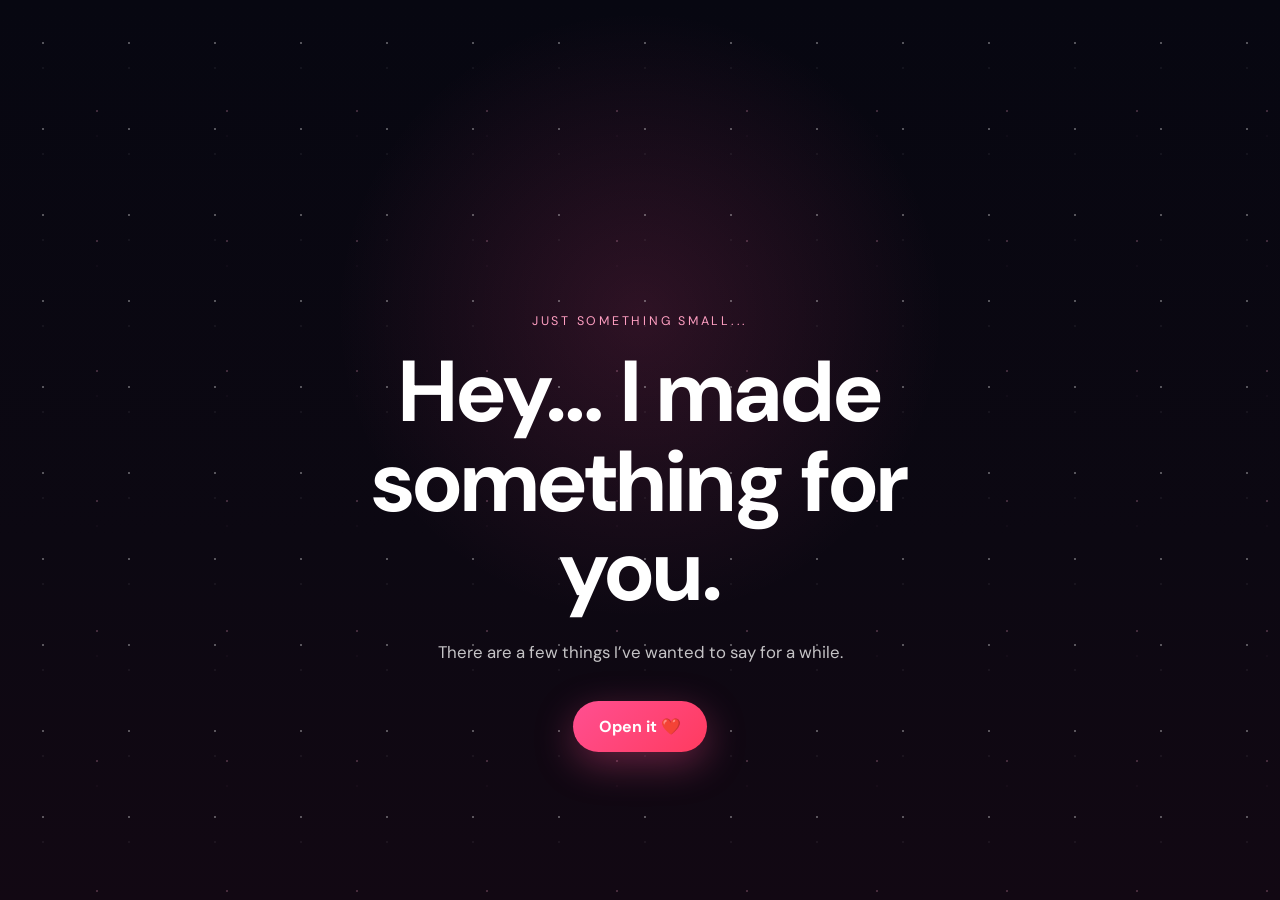
<file: index.html>
<!DOCTYPE html>
<html lang="en">
<head>
  <meta charset="UTF-8" />
  <meta name="viewport" content="width=device-width, initial-scale=1.0" />
  <title>For You ❤️</title>
  <link rel="preconnect" href="https://fonts.googleapis.com">
  <link rel="preconnect" href="https://fonts.gstatic.com" crossorigin>
  <link href="https://fonts.googleapis.com/css2?family=DM+Sans:wght@400;500;600;700&family=Great+Vibes&display=swap" rel="stylesheet">
  <link rel="stylesheet" href="style.css" />
</head>
<body class="intro-page">
  <div class="stars"></div>
  <div class="floating-hearts" aria-hidden="true">
    <span>♥</span><span>♥</span><span>♥</span><span>♥</span><span>♥</span>
    <span>♥</span><span>♥</span><span>♥</span>
  </div>

  <main class="intro-card page-enter">
    <p class="eyebrow">just something small...</p>
    <h1>Hey… I made something for you.</h1>
    <p class="intro-subtitle">There are a few things I’ve wanted to say for a while.</p>
    <a class="primary-btn" href="letter.html">Open it ❤️</a>
  </main>

  <script src="script.js"></script>
</body>
</html>
</file>
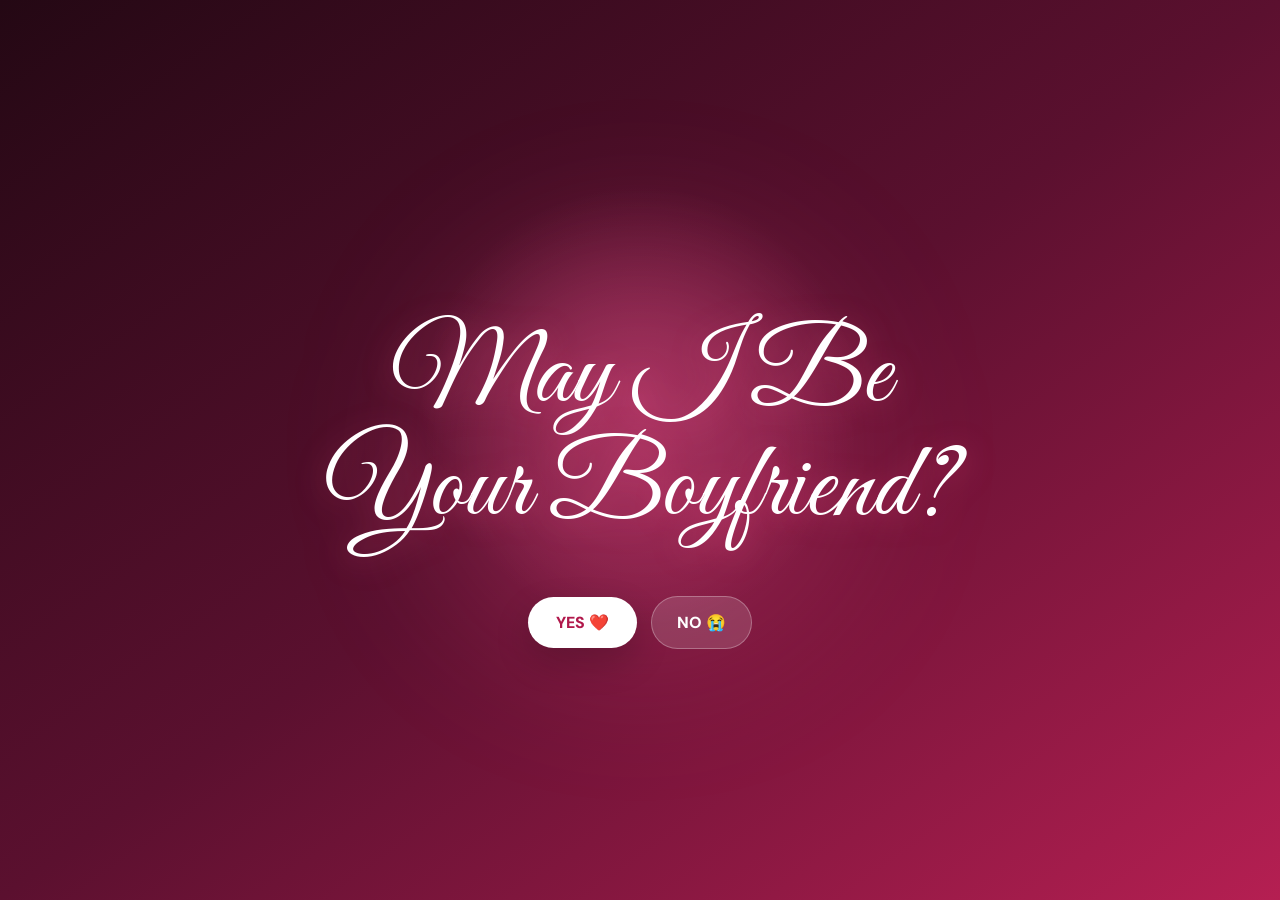
<file: confession.html>
<!DOCTYPE html>
<html lang="en">
<head>
  <meta charset="UTF-8" />
  <meta name="viewport" content="width=device-width, initial-scale=1.0" />
  <title>One Last Question ❤️</title>
  <link rel="preconnect" href="https://fonts.googleapis.com">
  <link rel="preconnect" href="https://fonts.gstatic.com" crossorigin>
  <link href="https://fonts.googleapis.com/css2?family=DM+Sans:wght@400;500;600;700&family=Great+Vibes&display=swap" rel="stylesheet">
  <link rel="stylesheet" href="style.css" />
</head>
<body class="confession-page">
  <div class="love-glow"></div>
  <div id="confetti-layer" aria-hidden="true"></div>

  <main class="confession-card page-enter">
    <h1>May I Be Your Boyfriend?</h1>

    <div class="choice-row">
      <button id="yesBtn" class="yes-btn">YES ❤️</button>
      <button id="noBtn" class="no-btn">NO 😭</button>
    </div>

    <p id="reactionText" class="reaction-text"></p>
  </main>

  <script src="script.js"></script>
</body>
</html>
</file>
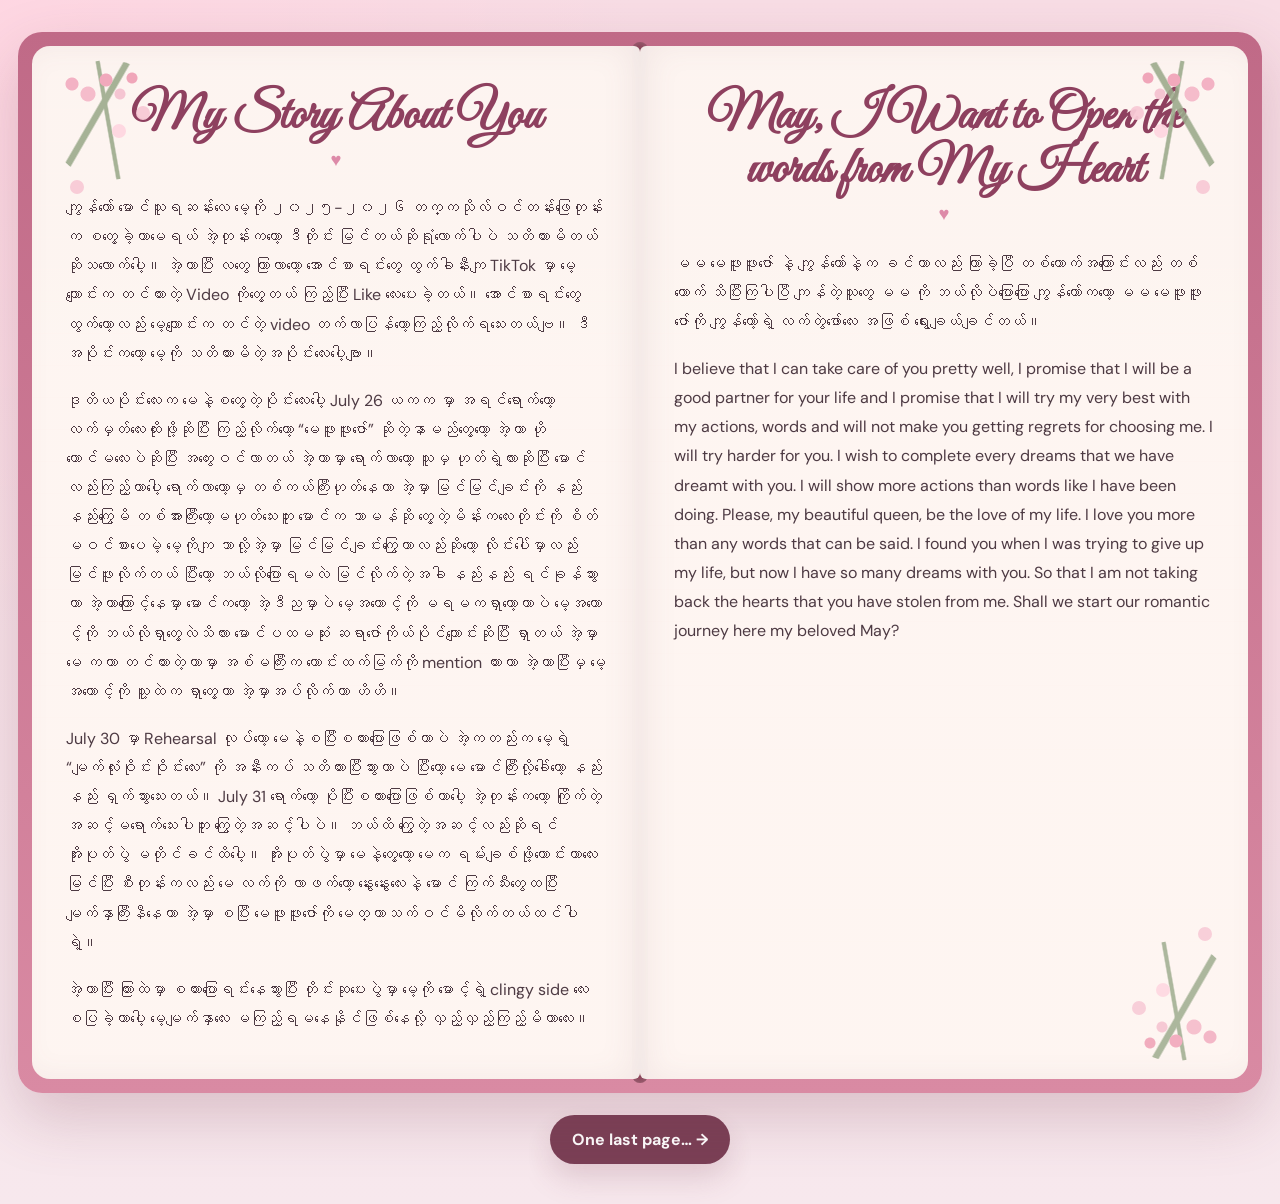
<file: letter.html>
<!DOCTYPE html>
<html lang="en">
<head>
  <meta charset="UTF-8" />
  <meta name="viewport" content="width=device-width, initial-scale=1.0" />
  <title>A Letter For You 💌</title>
  <link rel="preconnect" href="https://fonts.googleapis.com">
  <link rel="preconnect" href="https://fonts.gstatic.com" crossorigin>
  <link href="https://fonts.googleapis.com/css2?family=DM+Sans:wght@400;500;600;700&family=Great+Vibes&display=swap" rel="stylesheet">
  <link rel="stylesheet" href="style.css" />
</head>
<body class="book-page">
  <div class="book-bg-decor" aria-hidden="true">
    <span class="petal p1">✿</span>
    <span class="petal p2">❀</span>
    <span class="petal p3">♥</span>
    <span class="petal p4">✿</span>
    <span class="petal p5">❀</span>
  </div>

  <main class="book-wrapper page-enter">
    <section class="open-book">
      <article class="book-sheet left-sheet">
        <div class="corner-flower top-left"></div>
        <h1 class="book-title">My Story About You</h1>

        <div class="book-text">
          <p>ကျွန်တော် မောင်သူရဆန်းလေ မေ့ကို ၂၀၂၅-၂၀၂၆ တက္ကသိုလ်ဝင်တန်းဖြေတုန်းက စတွေ့ခဲ့တာမေရယ် အဲ့တုန်းကတော့ ဒီတိုင်း မြင်တယ်ဆိုရုံလောက်ပါပဲ သတိထားမိတယ်ဆိုသလောက်ပေါ့။ အဲ့တာပြီး လတွေ ကြာလာတော့ အောင်စာရင်းတွေ ထွက်ခါနီးကျ TikTok မှာ မေ့ကျောင်းက တင်ထားတဲ့ Video ကိုတွေ့တယ် ကြည့်ပြီး Like လေးပေးခဲ့တယ်။ အောင်စာရင်းတွေထွက်တော့လည်း မေ့ကျောင်းက တင်တဲ့ video တက်လာပြန်တော့ကြည့်လိုက်ရသေးတယ်ဗျ။ ဒီအပိုင်းကတော့ မေ့ကို သတိထားမိတဲ့အပိုင်းလေးပေါ့ဗျာ။</p>

          <p>ဒုတိယပိုင်းလေးက မေနဲ့စတွေ့တဲ့ပိုင်းလေးပေါ့ July 26 ယကက မှာ အရင်ရောက်တော့ လက်မှတ်လေးထိုးဖို့ဆိုပြီး ကြည့်လိုက်တော့ “မေဖူးဖူးဇော်” ဆိုတဲ့နာမည်တွေ့တော့ အဲ့တာ ဟိုကောင်မလေးပဲဆိုပြီး အတွေးဝင်လာတယ် အဲ့တာမှာ ရောက်လာတော့ သူမှ ဟုတ်ရဲ့လားဆိုပြီး မောင်လည်းကြည့်တာပေါ့ ရောက်လာတော့မှ တစ်ကယ်ကြီးဟုတ်နေတာ အဲ့မှာ မြင်မြင်ချင်းကို နည်းနည်းကြွေမိ တစ်အားကြီးတော့မဟုတ်သေးဘူး မောင်က သာမန်ဆို တွေ့တဲ့မိန်းကလေးတိုင်းကို စိတ်မဝင်စားပေမဲ့ မေ့ကိုကျ ဘာလို့အဲ့မှာ မြင်မြင်ချင်းကြွေတာလည်းဆိုတော့ လိုင်းပေါ်မှာလည်းမြင်ဖူးလိုက်တယ် ပြီးတော့ ဘယ်လိုပြောရမလဲ မြင်လိုက်တဲ့အခါ နည်းနည်း ရင်ခုန်သွားတာ အဲ့တာကြောင့်နေမှာ မောင်ကတော့ အဲ့ဒီညမှာပဲ မေ့အကောင့်ကို မရမကရှာတော့တာပဲ မေ့အကောင့်ကို ဘယ်လိုရှာတွေ့လဲသိလား မောင်ပထမဆုံး ဆရာဇော်ကိုယ်ပိုင်ကျောင်းဆိုပြီး ရှာတယ် အဲ့မှာ မေ ကတာ တင်ထားတဲ့ဟာမှာ အစ်မကြီးက ကောင်းထက်မြက်ကို mention ထားတာ အဲ့တာပြီးမှ မေ့အကောင့်ကို သူ့ထဲက ရှာတွေ့တာ အဲ့မှာအပ်လိုက်တာ ဟိဟိ။</p>

          <p>July 30 မှာ Rehearsal လုပ်တော့ မေနဲ့စပြီးစကားပြောဖြစ်တာပဲ အဲ့ကတည်းက မေ့ရဲ့ “မျက်လုံးဝိုင်းဝိုင်းလေး” ကို အနီးကပ် သတိထားပြီးသွားတာပဲ ပြီးတော့ မေ မောင်ကြီးလို့ခေါ်တော့ နည်းနည်း ရှက်သွားသေးတယ်။ July 31 ရောက်တော့ ပိုပြီးစကားပြောဖြစ်တာပေါ့ အဲ့တုန်းကတော့ ကြိုက်တဲ့အဆင့်မရောက်သေးပါဘူး ကြွေတဲ့အဆင့်ပါပဲ။ ဘယ်ထိ ကြွေတဲ့အဆင့်လည်းဆိုရင် အိုးပုတ်ပွဲ မတိုင်ခင်ထိပေါ့။ အိုးပုတ်ပွဲမှာ မေနဲ့တွေ့တော့ မေက ရမ်းချစ်ဖို့ကောင်းတာလေးမြင်ပြီး စီးတုန်းကလည်း မေ လက်ကို လာဖက်တော့ နွေးနွေးလေးနဲ့ မောင် ကြက်သီးတွေထပြီး မျက်နှာကြီးနီနေတာ အဲ့မှာ စပြီး မေဖူးဖူးဇော်ကို မေတ္တာသက်ဝင်မိလိုက်တယ်ထင်ပါရဲ့။</p>

          <p>အဲ့တာပြီး ကြားထဲမှာ စကားပြောရင်းနေသွားပြီး တိုင်းဆုပေးပွဲမှာ မေ့ကို မောင့်ရဲ့ clingy side လေး စပြခဲ့တာပေါ့ မေ့မျက်နှာလေး မကြည့်ရမနေနိုင်ဖြစ်နေလို့ လှည့်လှည့်ကြည့်မိတာလေး။</p>
        </div>
      </article>

      <article class="book-sheet right-sheet">
        <div class="corner-flower top-right"></div>
        <div class="corner-flower bottom-right"></div>
        <h2 class="book-title second-title">May, I Want to Open the words from My Heart</h2>

        <div class="book-text right-text">
          <p>မမ မေဖူးဖူးဇော် နဲ့ ကျွန်တော်နဲ့က ခင်တာလည်း ကြာခဲ့ပြီ တစ်ယောက်အကြောင်းလည်း တစ်ယောက် သိပြီးကြပါပြီ ကျန်တဲ့သူတွေ မမ ကို ဘယ်လိုပဲပြောပြော ကျွန်တော်ကတော့ မမ မေဖူးဖူးဇော်ကို ကျွန်တော့်ရဲ့ လက်တွဲဖော်လေး အဖြစ် ရွေးချယ်ချင်တယ်။</p>

          <p>I believe that I can take care of you pretty well, I promise that I will be a good partner for your life and I promise that I will try my very best with my actions, words and will not make you getting regrets for choosing me. I will try harder for you. I wish to complete every dreams that we have dreamt with you. I will show more actions than words like I have been doing. Please, my beautiful queen, be the love of my life. I love you more than any words that can be said. I found you when I was trying to give up my life, but now I have so many dreams with you. So that I am not taking back the hearts that you have stolen from me. Shall we start our romantic journey here my beloved May?</p>
        </div>
      </article>
    </section>

    <div class="book-actions">
      <a class="secondary-btn" href="confession.html">One last page… →</a>
    </div>
  </main>

  <script src="script.js"></script>
</body>
</html>
</file>
<file: style.css>
* {
  box-sizing: border-box;
}

:root {
  --pink: #ff4f91;
  --pink-light: #ff9fc2;
  --red: #ff3b5f;
  --cream: #fff8f3;
  --ink: #563847;
  --paper-line: rgba(203, 129, 154, 0.18);
}

html {
  scroll-behavior: smooth;
}

body {
  margin: 0;
  min-height: 100vh;
  font-family: "DM Sans", sans-serif;
  overflow-x: hidden;
}

a {
  text-decoration: none;
}

button,
a {
  -webkit-tap-highlight-color: transparent;
}

.page-enter {
  animation: pageEnter 0.9s ease both;
}

@keyframes pageEnter {
  from {
    opacity: 0;
    transform: translateY(18px) scale(0.985);
  }
  to {
    opacity: 1;
    transform: translateY(0) scale(1);
  }
}

/* ---------------- INTRO PAGE ---------------- */

.intro-page {
  display: grid;
  place-items: center;
  background:
    radial-gradient(circle at 50% 35%, rgba(255, 79, 145, 0.15), transparent 35%),
    linear-gradient(180deg, #070711 0%, #0c0812 60%, #120813 100%);
  color: #fff;
  position: relative;
  padding: 24px;
}

.intro-card {
  width: min(680px, 92vw);
  text-align: center;
  position: relative;
  z-index: 3;
  padding: 48px 26px;
}

.eyebrow {
  text-transform: uppercase;
  letter-spacing: 0.22em;
  font-size: 0.78rem;
  color: #ff9fc2;
  margin-bottom: 18px;
}

.intro-card h1 {
  font-size: clamp(2.3rem, 7vw, 5.4rem);
  line-height: 1.04;
  margin: 0;
  font-weight: 700;
}

.intro-subtitle {
  max-width: 520px;
  margin: 22px auto 34px;
  color: rgba(255, 255, 255, 0.76);
  line-height: 1.7;
  font-size: 1.05rem;
}

.primary-btn {
  display: inline-block;
  padding: 15px 26px;
  border-radius: 999px;
  background: linear-gradient(135deg, #ff4f91, #ff3b5f);
  color: #fff;
  font-weight: 700;
  box-shadow: 0 12px 38px rgba(255, 79, 145, 0.35);
  transition: 0.25s ease;
}

.primary-btn:hover {
  transform: translateY(-3px) scale(1.03);
  box-shadow: 0 16px 44px rgba(255, 79, 145, 0.45);
}

.stars,
.stars::before,
.stars::after {
  position: fixed;
  inset: 0;
  pointer-events: none;
  content: "";
  background-image:
    radial-gradient(circle, rgba(255,255,255,.85) 1px, transparent 1.3px),
    radial-gradient(circle, rgba(255,170,205,.55) 1px, transparent 1.4px);
  background-size: 86px 86px, 130px 130px;
  background-position: 0 0, 32px 46px;
  opacity: 0.35;
}

.stars::before {
  transform: translateY(25px);
  opacity: 0.18;
}

.floating-hearts span {
  position: fixed;
  color: rgba(255, 93, 147, 0.7);
  font-size: 18px;
  bottom: -30px;
  animation: floatHeart 10s linear infinite;
  z-index: 1;
}

.floating-hearts span:nth-child(1) { left: 8%; animation-delay: 0s; }
.floating-hearts span:nth-child(2) { left: 20%; animation-delay: 2s; font-size: 12px; }
.floating-hearts span:nth-child(3) { left: 34%; animation-delay: 5s; }
.floating-hearts span:nth-child(4) { left: 48%; animation-delay: 1s; font-size: 24px; }
.floating-hearts span:nth-child(5) { left: 63%; animation-delay: 6s; }
.floating-hearts span:nth-child(6) { left: 75%; animation-delay: 3.5s; font-size: 14px; }
.floating-hearts span:nth-child(7) { left: 88%; animation-delay: 7s; }
.floating-hearts span:nth-child(8) { left: 95%; animation-delay: 4s; font-size: 11px; }

@keyframes floatHeart {
  0% {
    transform: translateY(0) translateX(0) rotate(0deg);
    opacity: 0;
  }
  15% { opacity: 1; }
  100% {
    transform: translateY(-115vh) translateX(30px) rotate(18deg);
    opacity: 0;
  }
}

/* ---------------- BOOK LETTER PAGE ---------------- */

.book-page {
  min-height: 100vh;
  padding: 32px 18px 40px;
  background:
    radial-gradient(circle at top left, rgba(255, 214, 226, 0.92), transparent 36%),
    radial-gradient(circle at right center, rgba(255, 226, 234, 0.82), transparent 30%),
    linear-gradient(180deg, #f8dde5 0%, #f7e8ed 100%);
  color: var(--ink);
  position: relative;
}

.book-wrapper {
  width: min(1320px, 100%);
  margin: 0 auto;
  position: relative;
  z-index: 2;
}

.open-book {
  display: grid;
  grid-template-columns: 1fr 1fr;
  gap: 0;
  background: linear-gradient(180deg, #c06a87 0%, #d98aa3 100%);
  padding: 14px;
  border-radius: 24px;
  box-shadow: 0 24px 60px rgba(124, 62, 82, 0.24);
  position: relative;
}

.open-book::before {
  content: "";
  position: absolute;
  left: 50%;
  top: 10px;
  bottom: 10px;
  width: 16px;
  transform: translateX(-50%);
  background: linear-gradient(180deg, rgba(124, 52, 74, 0.9), rgba(173, 96, 123, 0.55), rgba(124, 52, 74, 0.9));
  border-radius: 14px;
  box-shadow: inset 0 0 10px rgba(255,255,255,.25);
}

.book-sheet {
  min-height: 760px;
  padding: 34px 34px 28px;
  background:
    linear-gradient(rgba(255,249,244,0.97), rgba(255,249,244,0.97)),
    repeating-linear-gradient(
      to bottom,
      transparent 0,
      transparent 31px,
      var(--paper-line) 32px
    );
  position: relative;
}

.left-sheet {
  border-radius: 18px 6px 6px 18px;
  box-shadow: inset -10px 0 30px rgba(125, 90, 98, 0.08);
}

.right-sheet {
  border-radius: 6px 18px 18px 6px;
  box-shadow: inset 10px 0 30px rgba(125, 90, 98, 0.08);
}

.book-title {
  font-family: "Great Vibes", cursive;
  color: #8e405f;
  text-align: center;
  font-size: clamp(2.2rem, 4vw, 4.4rem);
  line-height: 1.05;
  margin: 10px 0 22px;
}

.second-title {
  max-width: 88%;
  margin-left: auto;
  margin-right: auto;
}

.book-title::after {
  content: "♥";
  display: block;
  font-size: 1.15rem;
  color: #dd8aa8;
  margin-top: 8px;
}

.book-text {
  font-size: 1rem;
  line-height: 1.82;
  color: #4d3a43;
}

.book-text p {
  margin: 0 0 18px;
}

.right-text {
  padding-top: 2px;
}

.corner-flower {
  position: absolute;
  width: 120px;
  height: 120px;
  opacity: 0.95;
  pointer-events: none;
}

.corner-flower::before,
.corner-flower::after {
  content: "";
  position: absolute;
  border-radius: 50%;
}

.corner-flower::before {
  inset: 0;
  background:
    radial-gradient(circle at 24px 24px, #f2abbf 0 6px, transparent 7px),
    radial-gradient(circle at 40px 34px, #f5b7c8 0 7px, transparent 8px),
    radial-gradient(circle at 58px 20px, #f0a1b7 0 6px, transparent 7px),
    radial-gradient(circle at 72px 34px, #f5c0cf 0 5px, transparent 6px),
    radial-gradient(circle at 84px 18px, #ef9eb4 0 5px, transparent 6px),
    linear-gradient(120deg, transparent 40%, #9cab8d 41%, #9cab8d 44%, transparent 45%),
    linear-gradient(80deg, transparent 48%, #9cab8d 49%, #9cab8d 51%, transparent 52%);
  opacity: .95;
}

.corner-flower::after {
  width: 14px;
  height: 14px;
  background: #f8cad6;
  left: 88px;
  top: 46px;
  box-shadow: -24px 18px 0 #ffd7e1, -66px 74px 0 #f8cad6;
}

.top-left { left: 16px; top: 14px; }
.top-right { right: 16px; top: 14px; transform: scaleX(-1); }
.bottom-right { right: 14px; bottom: 18px; transform: scale(-1); opacity: 0.88; }

.book-actions {
  text-align: center;
  margin-top: 22px;
}

.secondary-btn {
  display: inline-block;
  padding: 14px 22px;
  background: #7a3f55;
  color: #fff;
  border-radius: 999px;
  font-weight: 700;
  transition: 0.25s ease;
  box-shadow: 0 14px 30px rgba(122, 63, 85, 0.18);
}

.secondary-btn:hover {
  transform: translateY(-2px);
  background: #633347;
}

.book-bg-decor .petal {
  position: fixed;
  color: rgba(208, 116, 150, 0.28);
  z-index: 1;
}

.p1 { left: 6%; top: 12%; font-size: 32px; }
.p2 { right: 8%; top: 22%; font-size: 26px; }
.p3 { right: 18%; bottom: 14%; font-size: 24px; }
.p4 { left: 9%; bottom: 18%; font-size: 38px; }
.p5 { right: 5%; bottom: 28%; font-size: 34px; }

/* ---------------- CONFESSION PAGE ---------------- */

.confession-page {
  min-height: 100vh;
  display: grid;
  place-items: center;
  overflow: hidden;
  position: relative;
  padding: 24px;
  color: #fff;
  background:
    radial-gradient(circle at 50% 45%, rgba(255, 101, 159, 0.35), transparent 27%),
    linear-gradient(145deg, #240814 0%, #5b102f 50%, #b51f52 100%);
}

.confession-card {
  width: min(720px, 92vw);
  text-align: center;
  position: relative;
  z-index: 3;
  padding: 46px 20px;
}

.confession-card h1 {
  margin: 0 0 28px;
  font-family: "Great Vibes", cursive;
  font-weight: 400;
  font-size: clamp(3rem, 10vw, 6.7rem);
  line-height: 1.05;
  text-shadow: 0 5px 30px rgba(255, 94, 147, 0.35);
}

.choice-row {
  display: flex;
  justify-content: center;
  align-items: center;
  gap: 14px;
  flex-wrap: wrap;
  min-height: 96px;
}

.choice-row button {
  border: 0;
  border-radius: 999px;
  font: inherit;
  font-weight: 800;
  cursor: pointer;
  transition:
    transform 0.25s ease,
    font-size 0.25s ease,
    padding 0.25s ease,
    opacity 0.25s ease;
}

.yes-btn {
  background: #fff;
  color: #b1184b;
  padding: 15px 28px;
  font-size: 1rem;
  box-shadow: 0 14px 35px rgba(0,0,0,.18);
}

.yes-btn:hover {
  transform: scale(1.05);
}

.no-btn {
  background: rgba(255,255,255,.14);
  color: #fff;
  padding: 15px 25px;
  border: 1px solid rgba(255,255,255,.28) !important;
  font-size: 1rem;
}

.reaction-text {
  min-height: 36px;
  margin-top: 24px;
  color: #ffe5ee;
  font-weight: 600;
}

.love-glow {
  position: fixed;
  width: 420px;
  height: 420px;
  border-radius: 50%;
  background: rgba(255, 84, 145, .22);
  filter: blur(70px);
  animation: pulseGlow 4s ease-in-out infinite;
}

@keyframes pulseGlow {
  50% {
    transform: scale(1.18);
    opacity: .8;
  }
}

.confetti {
  position: fixed;
  top: -20px;
  width: 10px;
  height: 16px;
  border-radius: 3px;
  background: white;
  animation: confettiFall 2.8s linear forwards;
  z-index: 10;
}

@keyframes confettiFall {
  to {
    transform: translateY(115vh) rotate(720deg);
    opacity: 0.9;
  }
}

@media (max-width: 1050px) {
  .book-sheet {
    min-height: 840px;
  }
}

@media (max-width: 860px) {
  .open-book {
    grid-template-columns: 1fr;
    padding: 12px;
  }

  .open-book::before {
    display: none;
  }

  .book-sheet {
    min-height: auto;
  }

  .left-sheet,
  .right-sheet {
    border-radius: 16px;
  }

  .right-sheet {
    margin-top: 10px;
  }

  .second-title {
    max-width: 100%;
  }
}

@media (max-width: 600px) {
  .intro-card {
    padding: 24px 10px;
  }

  .book-page {
    padding: 16px 10px 28px;
  }

  .book-sheet {
    padding: 24px 18px;
  }

  .book-text {
    font-size: 0.96rem;
    line-height: 1.74;
  }

  .corner-flower {
    width: 90px;
    height: 90px;
  }

  .choice-row {
    gap: 10px;
  }

  .yes-btn,
  .no-btn {
    min-width: 120px;
  }
}
</file>
